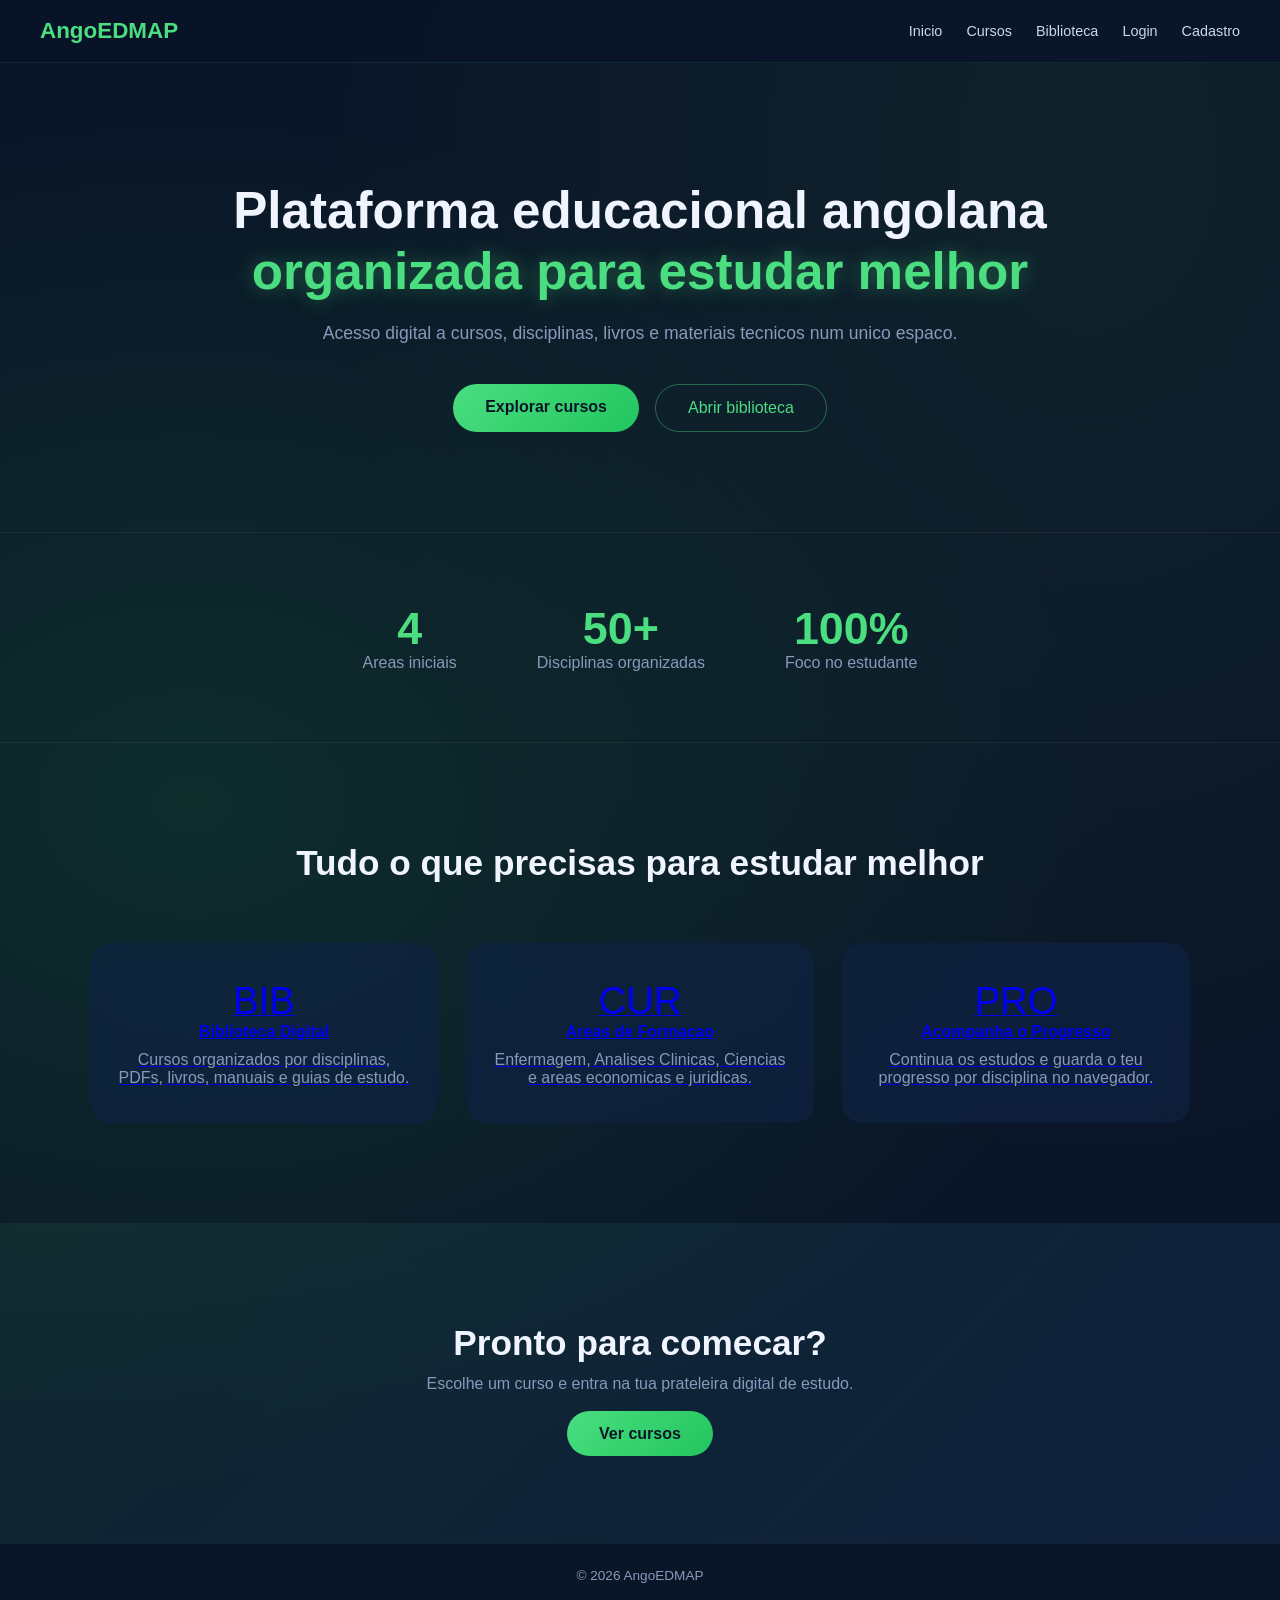
<file: plataforma_estudo/index.html>
<!DOCTYPE html>
<html lang="pt">
<head>
    <meta charset="utf-8">
    <meta name="viewport" content="width=device-width, initial-scale=1.0">
    <title>AngoEDMAP</title>
    <link rel="stylesheet" href="css/style.css">
</head>
<body>

<header>
    <h1>AngoEDMAP</h1>
    <nav>
        <a href="index.html">Inicio</a>
        <a href="cursos.html">Cursos</a>
        <a href="biblioteca.html">Biblioteca</a>
        <a href="login.html">Login</a>
        <a href="cadastro.html">Cadastro</a>
    </nav>
</header>

<main>
    <section class="hero">
        <h2>
            Plataforma educacional angolana<br>
            <span class="destaque">organizada para estudar melhor</span>
        </h2>
        <p>Acesso digital a cursos, disciplinas, livros e materiais tecnicos num unico espaco.</p>
        <div class="hero-buttons">
            <a href="cursos.html" class="btn-primario">Explorar cursos</a>
            <a href="biblioteca.html" class="btn-secundario">Abrir biblioteca</a>
        </div>
    </section>
</main>

<section id="numeros">
    <div class="num-item">
        <strong>4</strong>
        <span>Areas iniciais</span>
    </div>
    <div class="num-item">
        <strong>50+</strong>
        <span>Disciplinas organizadas</span>
    </div>
    <div class="num-item">
        <strong>100%</strong>
        <span>Foco no estudante</span>
    </div>
</section>

<section id="funcionalidades">
    <h3>Tudo o que precisas para estudar melhor</h3>
    <div class="grid-cards">
        <a href="biblioteca.html" class="card">
            <span class="icone">BIB</span>
            <h4>Biblioteca Digital</h4>
            <p>Cursos organizados por disciplinas, PDFs, livros, manuais e guias de estudo.</p>
        </a>
        <a href="cursos.html" class="card">
            <span class="icone">CUR</span>
            <h4>Areas de Formacao</h4>
            <p>Enfermagem, Analises Clinicas, Ciencias e areas economicas e juridicas.</p>
        </a>
        <a href="dashboard.html" class="card">
            <span class="icone">PRO</span>
            <h4>Acompanha o Progresso</h4>
            <p>Continua os estudos e guarda o teu progresso por disciplina no navegador.</p>
        </a>
    </div>
</section>

<section id="cta">
    <h3>Pronto para comecar?</h3>
    <p>Escolhe um curso e entra na tua prateleira digital de estudo.</p>
    <a href="cursos.html" class="btn-primario">Ver cursos</a>
</section>

<footer>
    <p class="footer-copy">© 2026 AngoEDMAP</p>
</footer>

<script src="js/layout.js"></script>
</body>
</html>
</file>
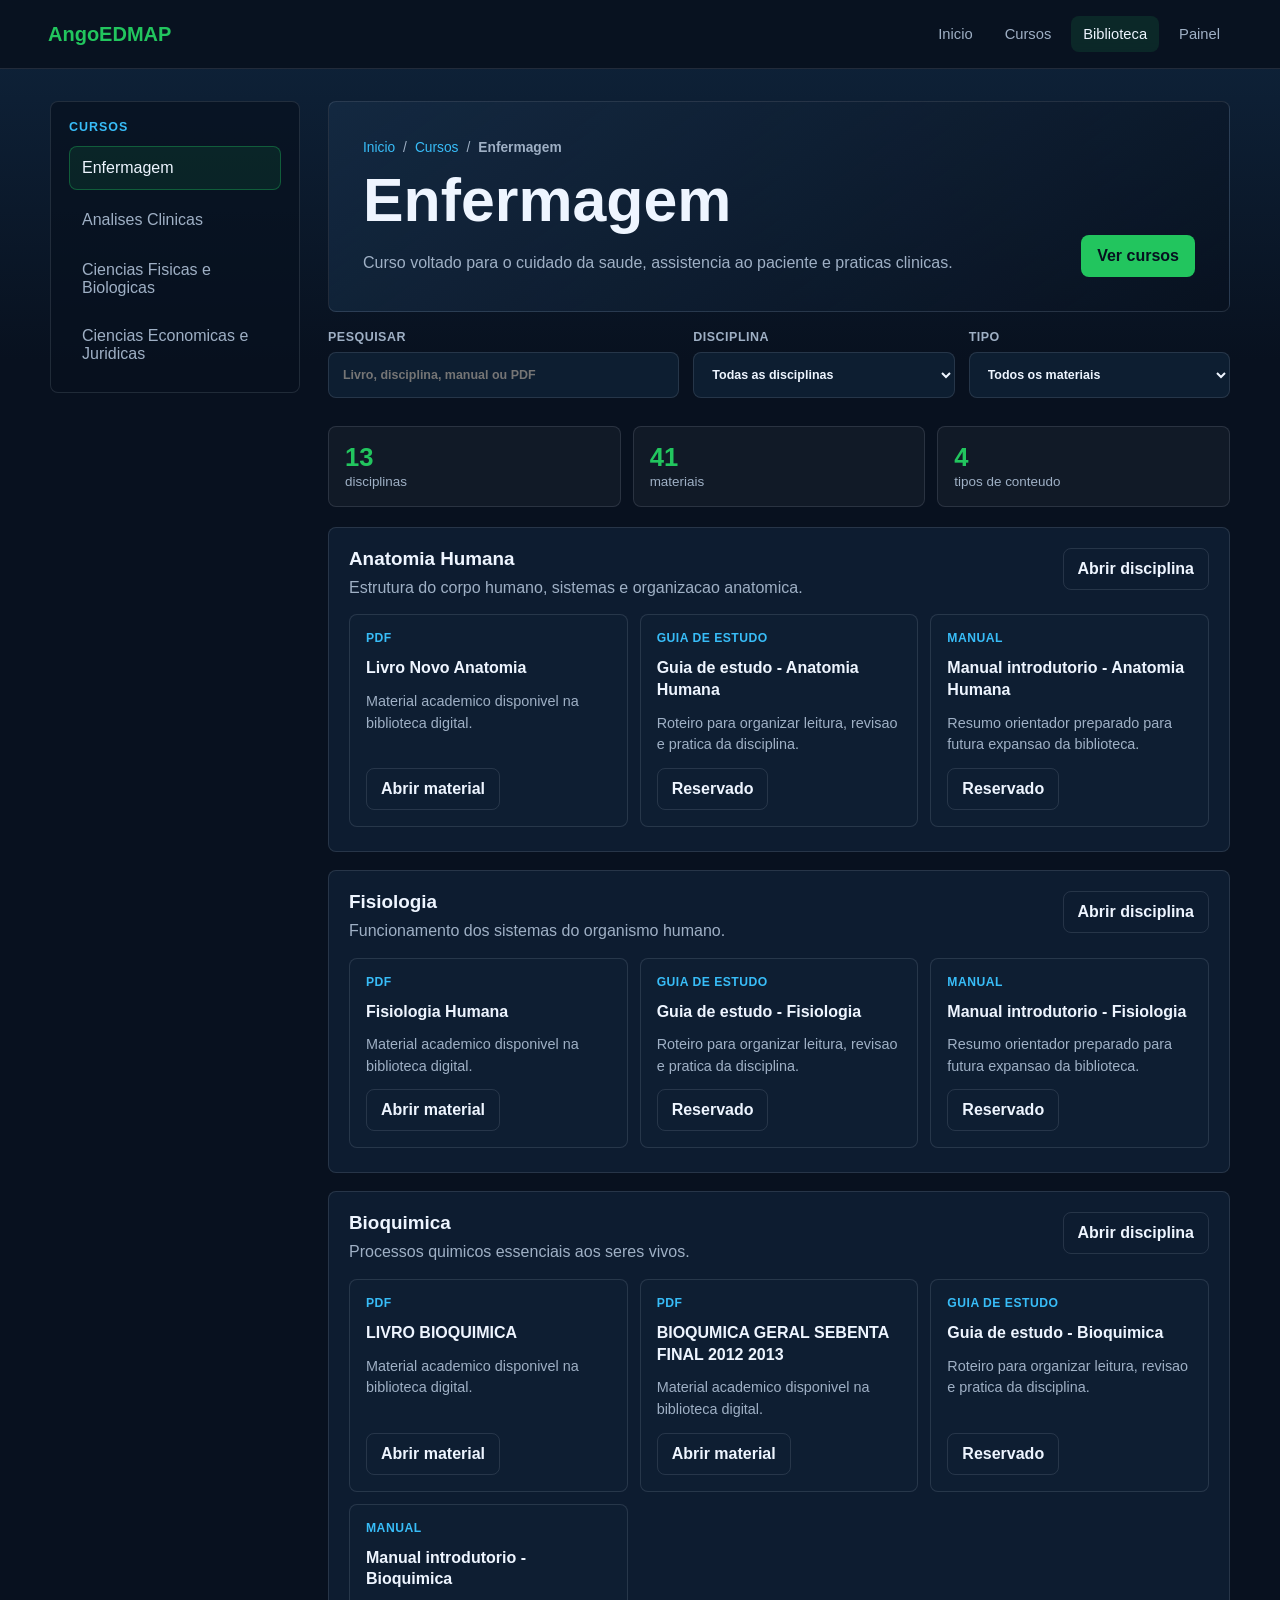
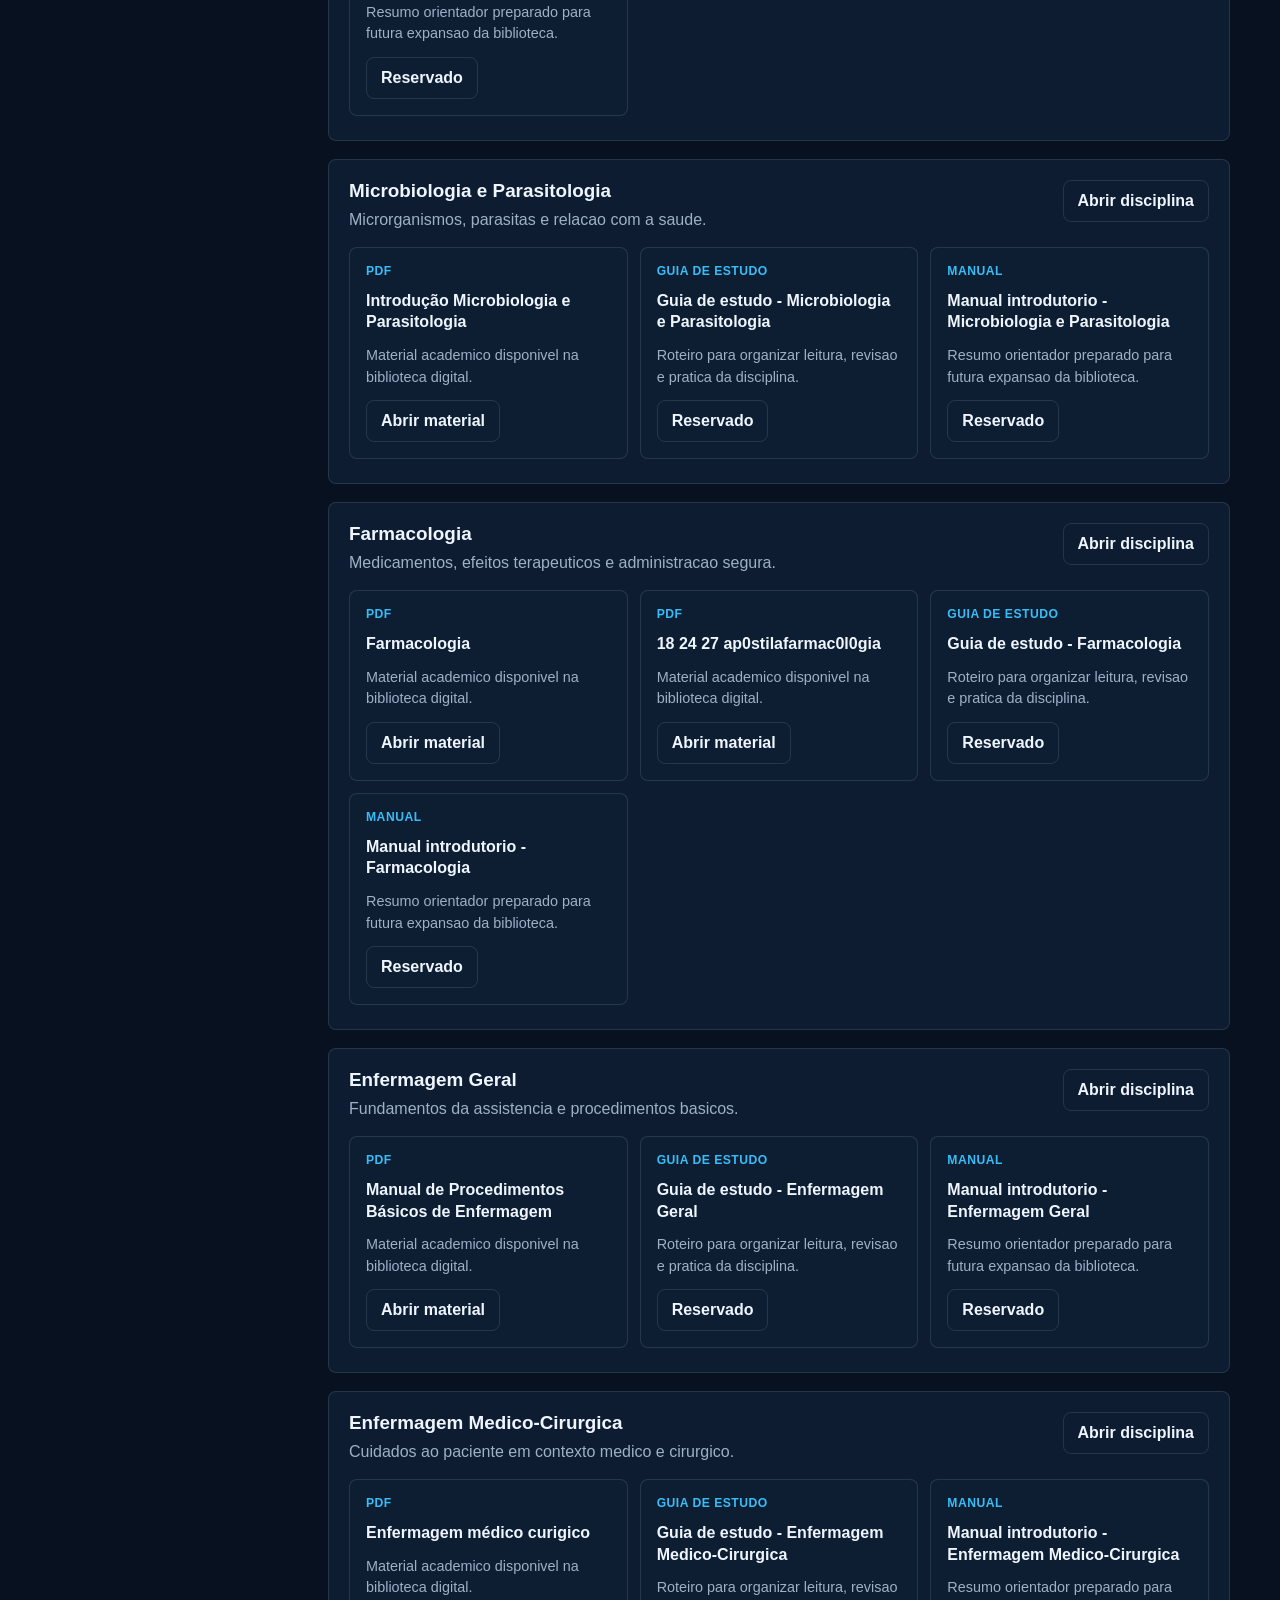
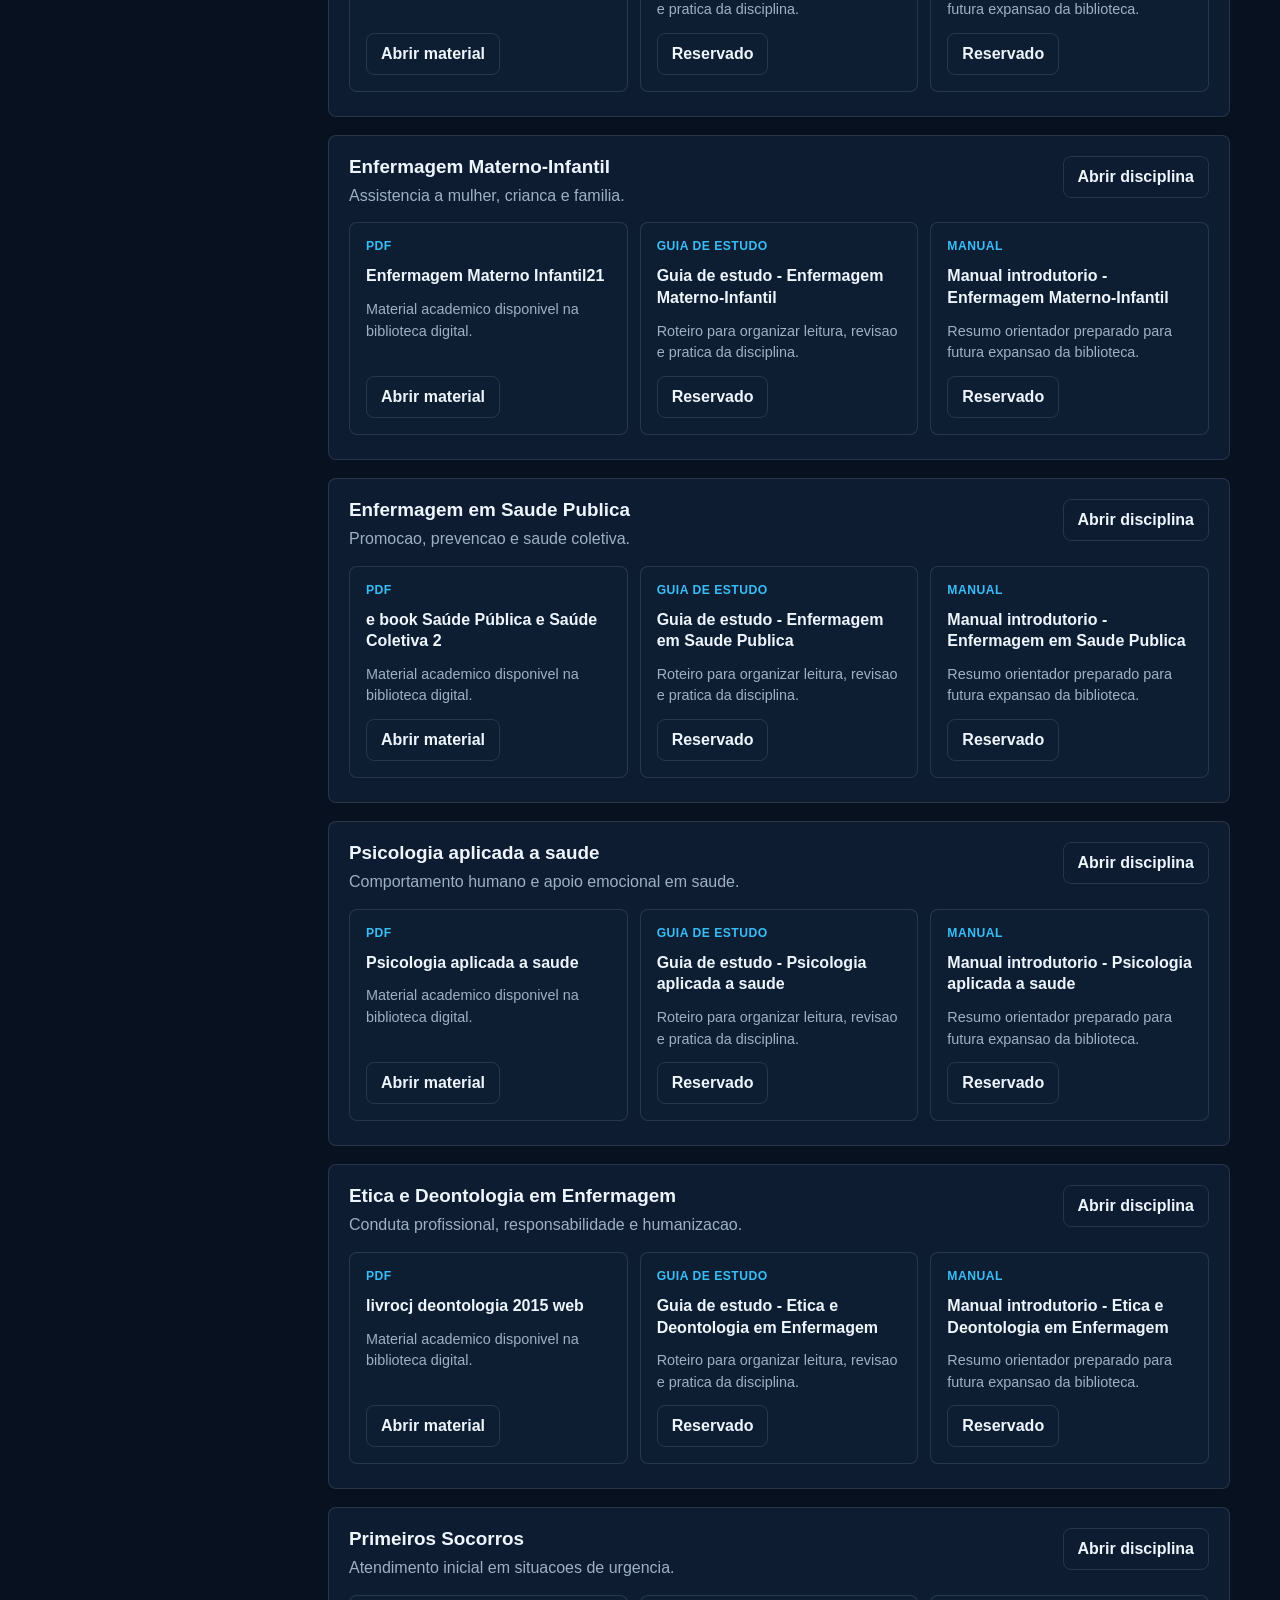
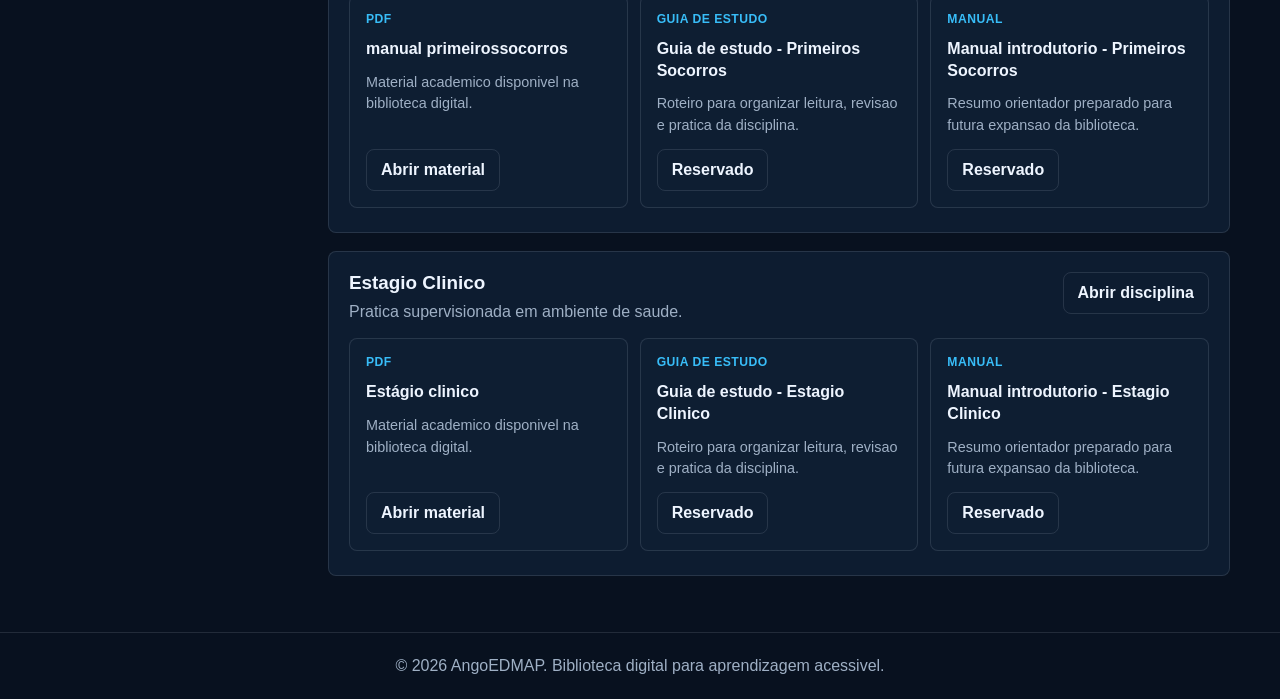
<file: plataforma_estudo/biblioteca.html>
<!DOCTYPE html>
<html lang="pt">
<head>
  <meta charset="utf-8">
  <meta name="viewport" content="width=device-width, initial-scale=1.0">
  <title>Biblioteca Digital - AngoEDMAP</title>
  <link rel="stylesheet" href="css/biblioteca.css">
</head>
<body data-page="biblioteca">
  <header class="site-header">
    <a class="brand" href="index.html">AngoEDMAP</a>
    <nav aria-label="Navegacao principal">
      <a href="index.html">Inicio</a>
      <a href="cursos.html">Cursos</a>
      <a href="biblioteca.html" class="active">Biblioteca</a>
      <a href="dashboard.html">Painel</a>
    </nav>
  </header>

  <main>
    <section class="library-shell">
      <aside class="library-sidebar" aria-label="Cursos disponiveis">
        <p class="eyebrow">Cursos</p>
        <div id="courseTabs" class="course-tabs"></div>
      </aside>

      <section class="library-content">
        <div class="library-top">
          <div>
            <p class="breadcrumb">
              <a href="index.html">Inicio</a>
              <span>/</span>
              <a href="cursos.html">Cursos</a>
              <span>/</span>
              <strong id="breadcrumbCourse">Biblioteca</strong>
            </p>
            <h1 id="libraryTitle">Biblioteca Digital</h1>
            <p id="libraryDescription">Materiais organizados por curso, disciplina e tipo de conteudo.</p>
          </div>
          <a id="openCourseButton" class="primary-button" href="cursos.html">Ver cursos</a>
        </div>

        <div class="filters">
          <label class="search-field">
            <span>Pesquisar</span>
            <input id="librarySearch" type="search" placeholder="Livro, disciplina, manual ou PDF">
          </label>
          <label class="select-field">
            <span>Disciplina</span>
            <select id="disciplineFilter">
              <option value="todas">Todas as disciplinas</option>
            </select>
          </label>
          <label class="select-field">
            <span>Tipo</span>
            <select id="typeFilter">
              <option value="todos">Todos os materiais</option>
              <option value="Livro digital">Livro digital</option>
              <option value="Manual">Manual</option>
              <option value="PDF">PDF</option>
              <option value="Guia de estudo">Guia de estudo</option>
            </select>
          </label>
        </div>

        <div class="stats-row" id="libraryStats"></div>
        <div class="discipline-shelves" id="disciplineShelves" aria-live="polite"></div>
      </section>
    </section>
  </main>

  <footer>
    <p>© 2026 AngoEDMAP. Biblioteca digital para aprendizagem acessivel.</p>
  </footer>

  <script src="js/biblioteca.js"></script>
</body>
</html>
</file>
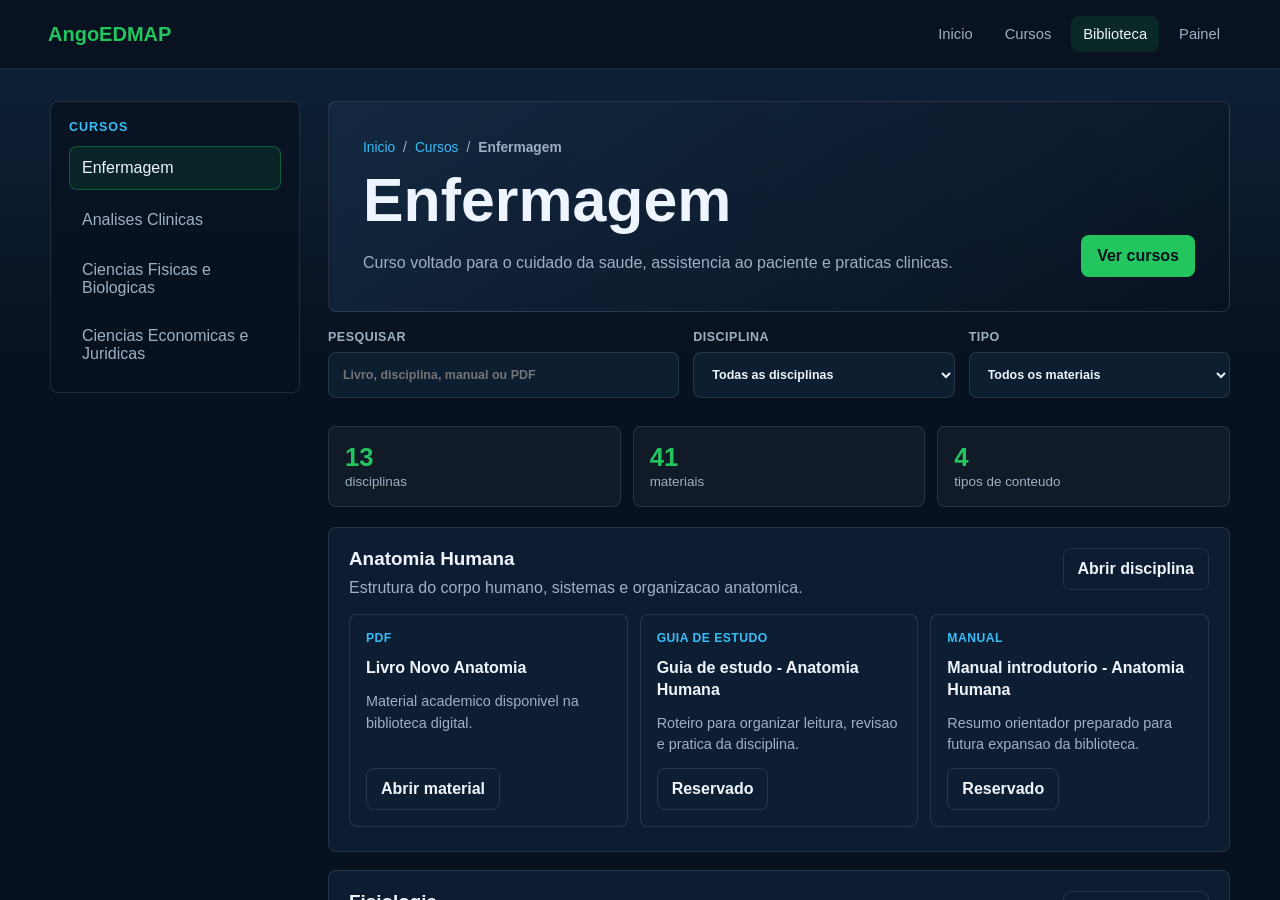
<file: plataforma_estudo/bliblioteca.html>
<!DOCTYPE html>
<html lang="pt">
<head>
  <meta charset="utf-8">
  <meta http-equiv="refresh" content="0; url=biblioteca.html">
  <meta name="viewport" content="width=device-width, initial-scale=1.0">
  <title>Redirecionando - AngoEDMAP</title>
</head>
<body>
  <p>A biblioteca mudou para <a href="biblioteca.html">biblioteca.html</a>.</p>
</body>
</html>
</file>
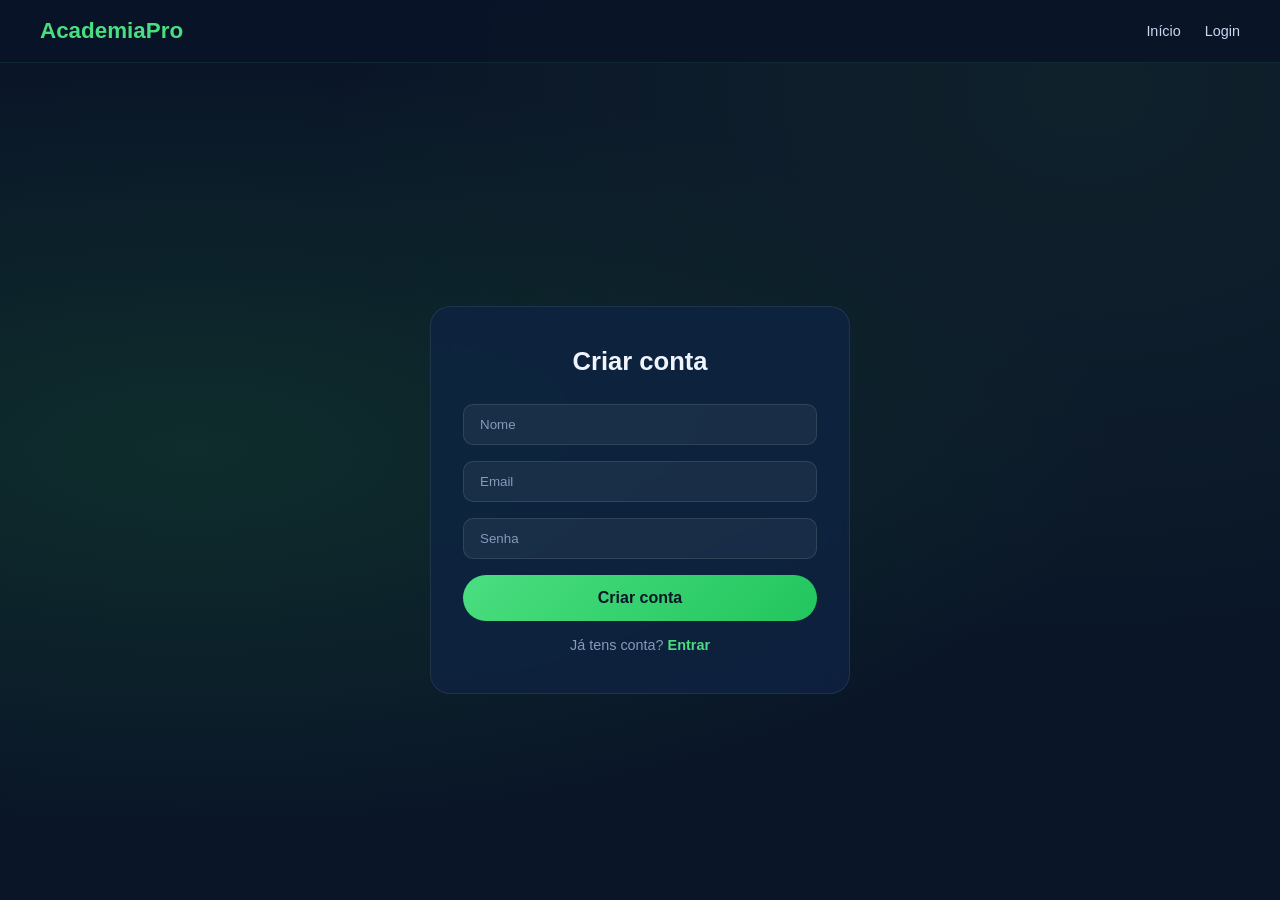
<file: plataforma_estudo/cadastro.html>
<!DOCTYPE html>
<html lang="pt">
<head>
  <meta charset="utf-8">
  <meta name="viewport" content="width=device-width, initial-scale=1.0">
  <title>Cadastro - AcademiaPro</title>
  <link rel="stylesheet" href="css/cadastro.css">
</head>

<body>

<header>
  <h1>AcademiaPro</h1>
  <nav>
    <a href="index.html">Início</a>
    <a href="login.html">Login</a>
  </nav>
</header>

<main class="pagina-form">
  <div class="caixa-form">
    <h2>Criar conta</h2>

    <p id="mensagem-erro" style="color:#f87171; display:none;">
      ⚠️ Este email já está registado.
    </p>

    <form id="formCadastro">
      <input type="text" name="nome" placeholder="Nome" required>
      <input type="email" name="email" placeholder="Email" required>
      <input type="password" name="senha" placeholder="Senha" required>

      <button type="submit">Criar conta</button>
    </form>

    <p style="margin-top:16px; text-align:center; color:#8899bb;">
      Já tens conta? <a href="login.html" style="color:#4ade80;">Entrar</a>
    </p>
  </div>
</main>

<script>
document.getElementById("formCadastro").addEventListener("submit", function(e) {
  e.preventDefault();

  const nome = this.nome.value;
  const email = this.email.value;
  const senha = this.senha.value;

  let utilizadores = JSON.parse(localStorage.getItem("utilizadores")) || [];

  // verificar se email já existe
  let existe = utilizadores.find(u => u.email === email);

  if (existe) {
    document.getElementById("mensagem-erro").style.display = "block";
    return;
  }

  // guardar novo utilizador
  utilizadores.push({ nome, email, senha });
  localStorage.setItem("utilizadores", JSON.stringify(utilizadores));

  // guardar flag de sucesso
  localStorage.setItem("cadastro_sucesso", "true");

  // redirecionar
  window.location.href = "login.html";
});
</script>

</body>
</html>
</file>
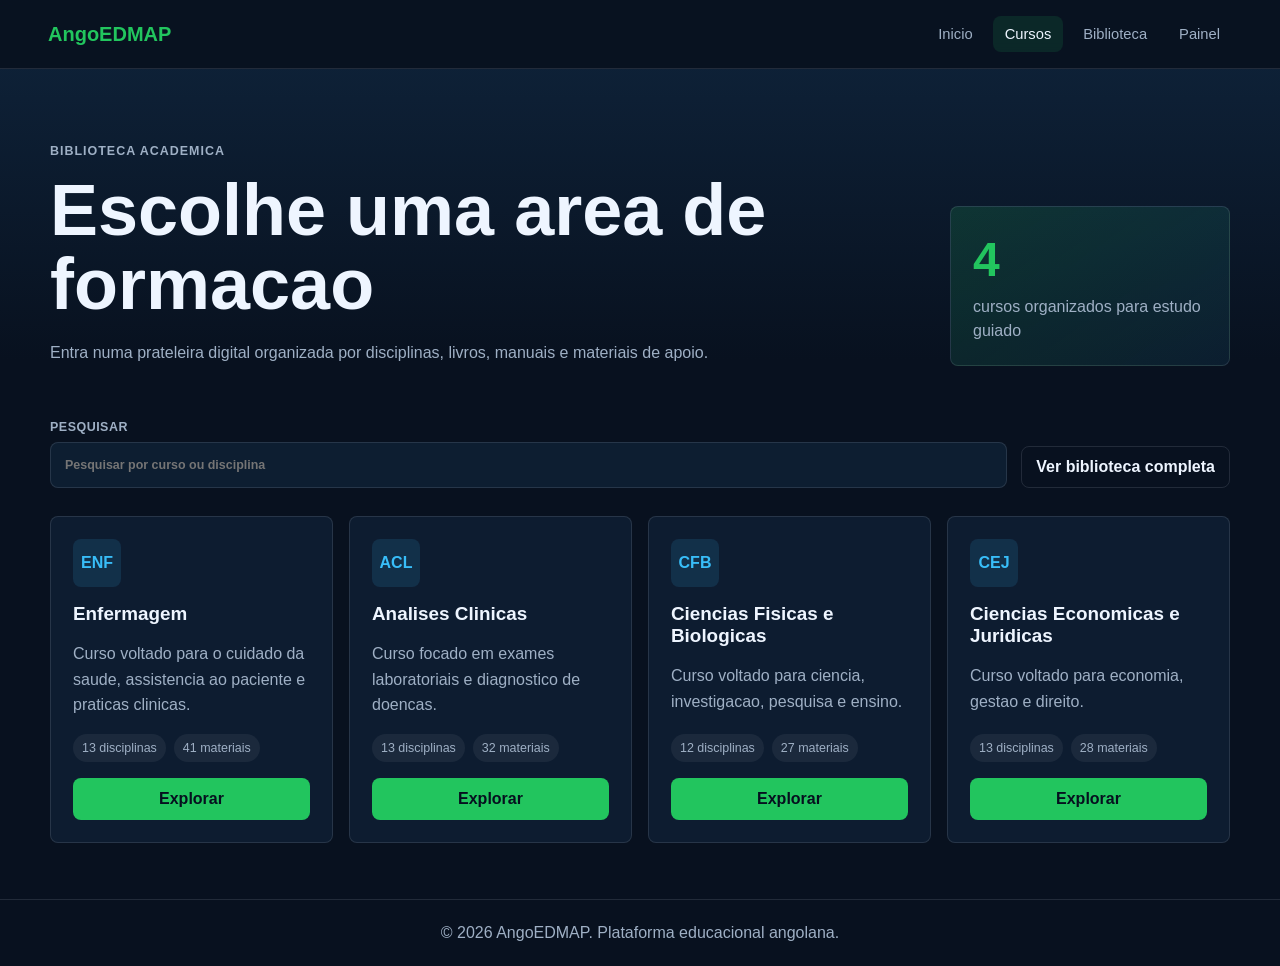
<file: plataforma_estudo/cursos.html>
<!DOCTYPE html>
<html lang="pt">
<head>
  <meta charset="utf-8">
  <meta name="viewport" content="width=device-width, initial-scale=1.0">
  <title>Cursos - AngoEDMAP</title>
  <link rel="stylesheet" href="css/biblioteca.css">
</head>
<body data-page="cursos">
  <header class="site-header">
    <a class="brand" href="index.html">AngoEDMAP</a>
    <nav aria-label="Navegacao principal">
      <a href="index.html">Inicio</a>
      <a href="cursos.html" class="active">Cursos</a>
      <a href="biblioteca.html">Biblioteca</a>
      <a href="dashboard.html">Painel</a>
    </nav>
  </header>

  <main>
    <section class="page-hero">
      <div>
        <p class="eyebrow">Biblioteca academica</p>
        <h1>Escolhe uma area de formacao</h1>
        <p>Entra numa prateleira digital organizada por disciplinas, livros, manuais e materiais de apoio.</p>
      </div>
      <div class="hero-panel">
        <strong id="totalCursos">4</strong>
        <span>cursos organizados para estudo guiado</span>
      </div>
    </section>

    <section class="toolbar" aria-label="Pesquisa de cursos">
      <label class="search-field">
        <span>Pesquisar</span>
        <input id="courseSearch" type="search" placeholder="Pesquisar por curso ou disciplina">
      </label>
      <a class="ghost-button" href="biblioteca.html">Ver biblioteca completa</a>
    </section>

    <section class="course-grid" id="coursesGrid" aria-live="polite"></section>
  </main>

  <footer>
    <p>© 2026 AngoEDMAP. Plataforma educacional angolana.</p>
  </footer>

  <script src="js/biblioteca.js"></script>
</body>
</html>
</file>
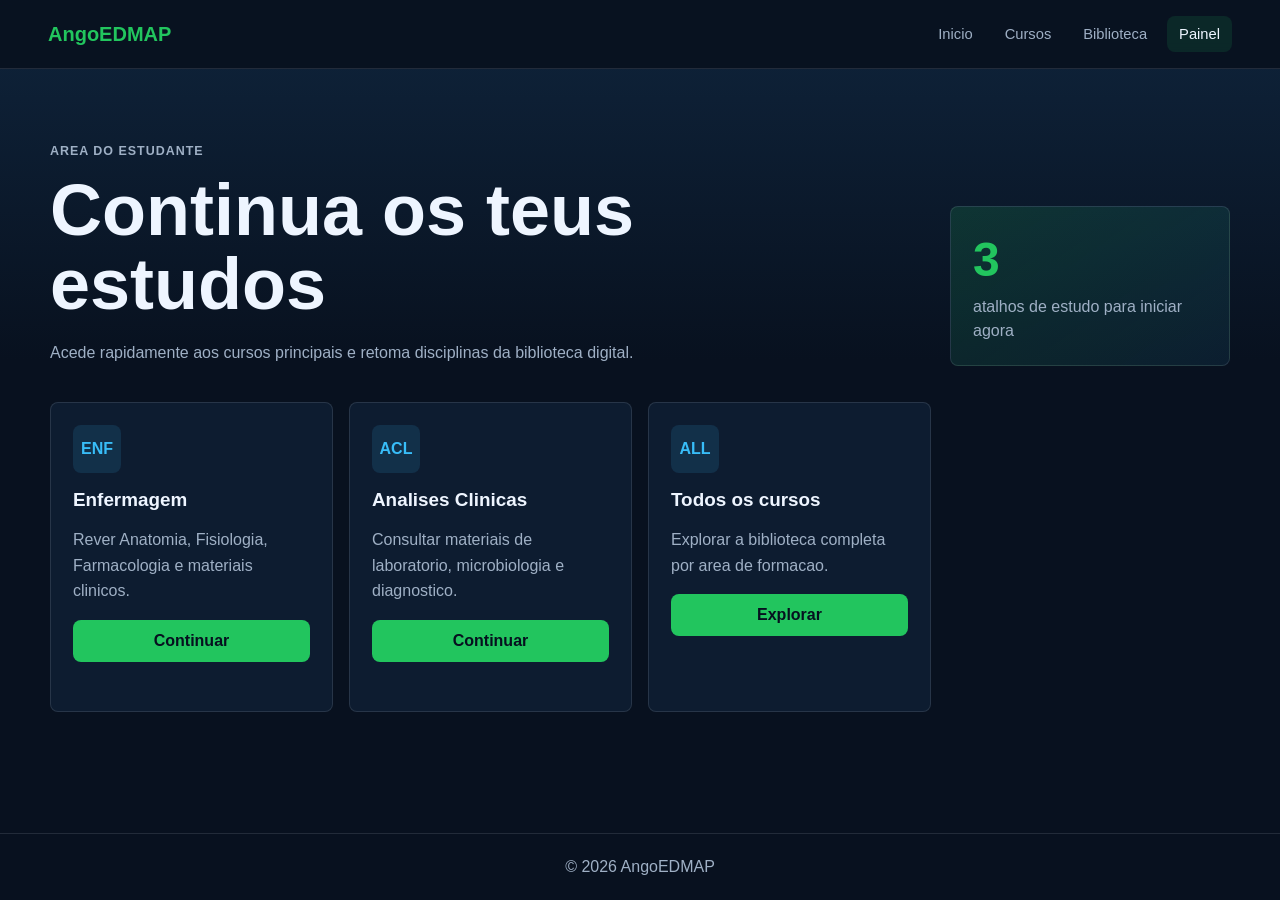
<file: plataforma_estudo/dashboard.html>
<!DOCTYPE html>
<html lang="pt">
<head>
  <meta charset="utf-8">
  <meta name="viewport" content="width=device-width, initial-scale=1.0">
  <title>Painel - AngoEDMAP</title>
  <link rel="stylesheet" href="css/biblioteca.css">
</head>
<body>
  <header class="site-header">
    <a class="brand" href="index.html">AngoEDMAP</a>
    <nav aria-label="Navegacao principal">
      <a href="index.html">Inicio</a>
      <a href="cursos.html">Cursos</a>
      <a href="biblioteca.html">Biblioteca</a>
      <a href="dashboard.html" class="active">Painel</a>
    </nav>
  </header>

  <main>
    <section class="page-hero">
      <div>
        <p class="eyebrow">Area do estudante</p>
        <h1>Continua os teus estudos</h1>
        <p>Acede rapidamente aos cursos principais e retoma disciplinas da biblioteca digital.</p>
      </div>
      <div class="hero-panel">
        <strong>3</strong>
        <span>atalhos de estudo para iniciar agora</span>
      </div>
    </section>

    <section class="course-grid">
      <a class="course-card" href="biblioteca.html?curso=enfermagem">
        <span class="course-icon">ENF</span>
        <h2>Enfermagem</h2>
        <p>Rever Anatomia, Fisiologia, Farmacologia e materiais clinicos.</p>
        <span class="card-action">Continuar</span>
      </a>
      <a class="course-card" href="biblioteca.html?curso=analises-clinicas">
        <span class="course-icon">ACL</span>
        <h2>Analises Clinicas</h2>
        <p>Consultar materiais de laboratorio, microbiologia e diagnostico.</p>
        <span class="card-action">Continuar</span>
      </a>
      <a class="course-card" href="cursos.html">
        <span class="course-icon">ALL</span>
        <h2>Todos os cursos</h2>
        <p>Explorar a biblioteca completa por area de formacao.</p>
        <span class="card-action">Explorar</span>
      </a>
    </section>
  </main>

  <footer>
    <p>© 2026 AngoEDMAP</p>
  </footer>
</body>
</html>
</file>
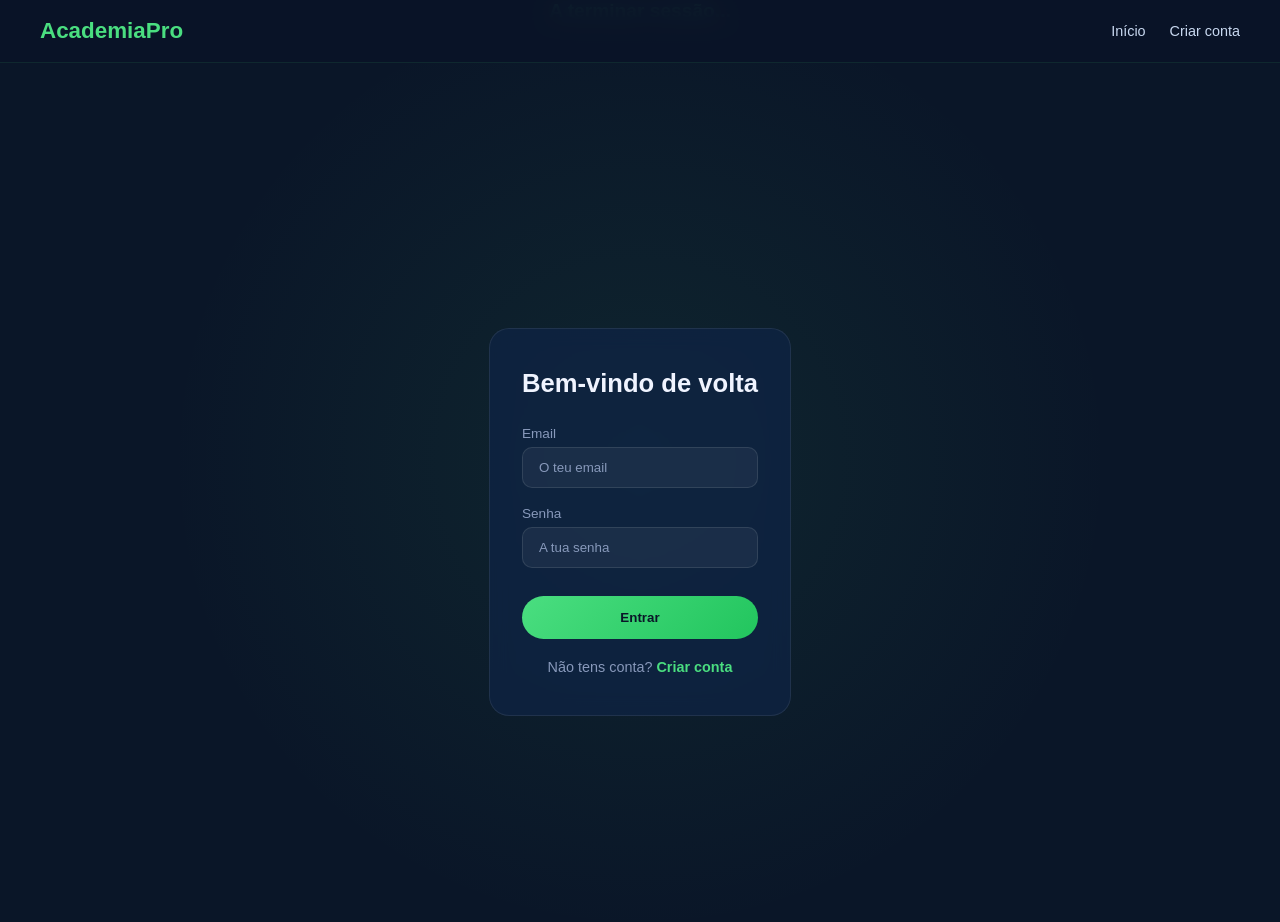
<file: plataforma_estudo/login.html>
<!DOCTYPE html>
<html lang="pt">
<head>

  <meta charset="utf-8">
  <meta name="viewport" content="width=device-width, initial-scale=1.0">
  <title>Login — AcademiaPro</title>
  <link rel="stylesheet" href="css/auth.css">
 
</head>
<body>

  <header>
    <h1>AcademiaPro</h1>
    <nav>
      <a href="index.html">Início</a>
      <a href="cadastro.html">Criar conta</a>
    </nav>
  </header>

  <main class="pagina-form">
    <div class="caixa-form">
      <h2>Bem-vindo de volta</h2>

      <!-- Mensagem de sucesso (ativa manualmente se quiseres) -->
      <!--
      <p style="color:#4ade80; margin-bottom:16px;">
        ✅ Conta criada com sucesso! Entra agora.
      </p>
      -->

      <!-- Mensagem de erro (exemplo) -->
      <!--
      <p style="color:#f87171; margin-bottom:16px;">
        ⚠️ Email ou senha incorretos.
      </p>
      -->

      <form action="#" method="POST">
        <div class="grupo-campo">
          <label>Email</label>
          <input 
            type="email" 
            name="email" 
            placeholder="O teu email" 
            required>
        </div>

        <div class="grupo-campo">
          <label>Senha</label>
          <input 
            type="password" 
            name="senha" 
            placeholder="A tua senha" 
            required>
        </div>

        <button type="submit" class="btn-primario btn-form">Entrar</button>
      </form>

      <p class="link-form">
        Não tens conta? <a href="cadastro.html">Criar conta</a>
      </p>
    </div>
  </main>

</body>
</html>
</file>
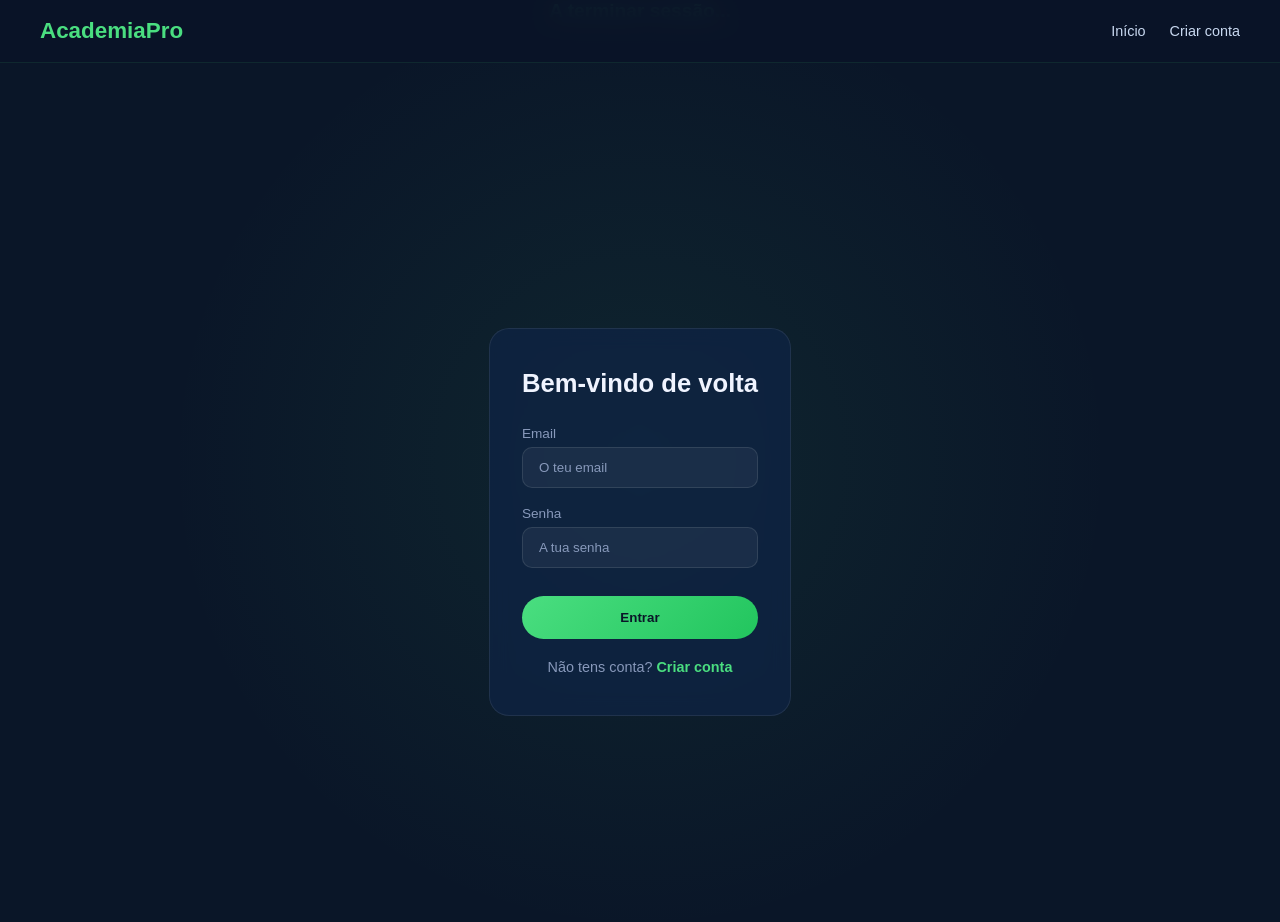
<file: plataforma_estudo/logout.html>
<!DOCTYPE html>
<html lang="pt">
<head>
  <meta charset="UTF-8">
  <title>A sair...</title>
  <link rel="stylesheet" href="css/auth.css">
</head>
<body>

<script>
// limpar dados de sessão simulada
localStorage.removeItem("utilizador_logado");

// opcional: limpar tudo (se quiser logout total)
// localStorage.clear();

// redirecionar para login
window.location.href = "login.html";
</script>

</body>
</html>
</file>
<file: plataforma_estudo/css/style.css>
/* =========================================
   RESET
========================================= */
* {
  margin: 0;
  padding: 0;
  box-sizing: border-box;
}

/* =========================================
   BODY
========================================= */
body {
  font-family: 'Segoe UI', sans-serif;
  background-color: #0a1628;
  background-image:
    radial-gradient(ellipse at 15% 50%, rgba(20, 80, 50, 0.4) 0%, transparent 60%),
    radial-gradient(ellipse at 85% 10%, rgba(100, 220, 100, 0.06) 0%, transparent 50%);
  color: #f0f4ff;
  min-height: 100vh;
  display: flex;
  flex-direction: column;
}

/* =========================================
   HEADER
========================================= */
header {
  position: fixed;
  top: 0;
  width: 100%;
  padding: 18px 40px;
  background: rgba(10, 20, 40, 0.9);
  backdrop-filter: blur(10px);
  border-bottom: 1px solid rgba(74, 222, 128, 0.1);

  display: flex;
  justify-content: space-between;
  align-items: center;
  z-index: 100;
}

header h1 {
  color: #4ade80;
  font-size: 1.4rem;
  font-weight: 800;
}

header nav {
  display: flex;
  gap: 24px;
}

header nav a {
  color: #c8d8f0;
  text-decoration: none;
  font-size: 0.9rem;
  transition: 0.3s;
}

header nav a:hover {
  color: #4ade80;
}

/* =========================================
   FOOTER
========================================= */
footer {
  margin-top: auto;
  text-align: center;
  padding: 24px;
  border-top: 1px solid rgba(255,255,255,0.06);
  color: #8899bb;
  font-size: 0.85rem;
}

/* =========================================
   BOTÕES
========================================= */
.btn-primario {
  background: linear-gradient(135deg, #4ade80, #22c55e);
  color: #0a1628;
  padding: 14px 32px;
  border-radius: 50px;
  font-weight: 800;
  text-decoration: none;
  transition: 0.3s;
}

.btn-primario:hover {
  transform: translateY(-3px);
  box-shadow: 0 15px 30px rgba(74,222,128,0.4);
}

.btn-secundario {
  border: 1px solid rgba(74,222,128,0.4);
  padding: 14px 32px;
  border-radius: 50px;
  color: #4ade80;
  text-decoration: none;
  transition: 0.3s;
}

.btn-secundario:hover {
  background: rgba(74,222,128,0.1);
}

/* =========================================
   HERO
========================================= */
.hero {
  text-align: center;
  padding: 180px 20px 100px;
  max-width: 900px;
  margin: 0 auto;
}

.hero h2 {
  font-size: 3.2rem;
  font-weight: 900;
  line-height: 1.2;
  margin-bottom: 20px;
}

.destaque {
  color: #4ade80;
  text-shadow: 0 0 20px rgba(74,222,128,0.4);
}

.hero p {
  color: #8899bb;
  font-size: 1.1rem;
  margin-bottom: 40px;
}

.hero-buttons {
  display: flex;
  justify-content: center;
  gap: 16px;
  flex-wrap: wrap;
}

/* =========================================
   NÚMEROS
========================================= */
#numeros {
  display: flex;
  justify-content: center;
  gap: 80px;
  padding: 70px 20px;
  border-top: 1px solid rgba(255,255,255,0.06);
  border-bottom: 1px solid rgba(255,255,255,0.06);
  flex-wrap: wrap;
}

.num-item {
  text-align: center;
  transition: 0.3s;
}

.num-item:hover {
  transform: translateY(-5px);
}

.num-item strong {
  font-size: 2.8rem;
  color: #4ade80;
  display: block;
}

.num-item span {
  color: #8899bb;
}

/* =========================================
   FUNCIONALIDADES
========================================= */
#funcionalidades {
  padding: 100px 40px;
  text-align: center;
}

#funcionalidades h3 {
  font-size: 2.2rem;
  margin-bottom: 60px;
}

/* GRID */
.grid-cards {
  display: grid;
  grid-template-columns: repeat(auto-fit, minmax(260px, 1fr));
  gap: 28px;
  max-width: 1100px;
  margin: 0 auto;
}

/* CARDS */
.card {
  background: rgba(15, 36, 71, 0.6);
  border-radius: 20px;
  padding: 36px 26px;
  transition: 0.3s;
  backdrop-filter: blur(10px);
}

.card:hover {
  transform: translateY(-8px);
  box-shadow: 0 20px 40px rgba(0,0,0,0.4);
}

.card .icone {
  font-size: 2.4rem;
  margin-bottom: 16px;
}

.card h4 {
  margin-bottom: 10px;
}

.card p {
  color: #8899bb;
}

/* =========================================
   CTA
========================================= */
#cta {
  text-align: center;
  padding: 100px 20px;
  background: linear-gradient(135deg, rgba(74,222,128,0.08), rgba(26,58,110,0.3));
}

#cta h3 {
  font-size: 2.2rem;
  margin-bottom: 12px;
}

#cta p {
  color: #8899bb;
  margin-bottom: 32px;
}

/* =========================================
   RESPONSIVO
========================================= */
@media (max-width: 768px) {

  header {
    flex-direction: column;
    gap: 10px;
  }

  .hero h2 {
    font-size: 2.2rem;
  }

  #numeros {
    gap: 40px;
  }

  #funcionalidades {
    padding: 60px 20px;
  }
}
</file>
<file: plataforma_estudo/css/biblioteca.css>
:root {
  --bg: #08111f;
  --surface: #0f2034;
  --surface-2: #142941;
  --line: rgba(221, 230, 242, 0.12);
  --text: #eef5ff;
  --muted: #9fb0c5;
  --accent: #22c55e;
  --accent-2: #38bdf8;
  --warning: #f59e0b;
  --radius: 8px;
}

* {
  box-sizing: border-box;
  margin: 0;
  padding: 0;
}

body {
  min-height: 100vh;
  display: flex;
  flex-direction: column;
  background:
    linear-gradient(180deg, rgba(16, 39, 64, 0.88), var(--bg) 360px),
    var(--bg);
  color: var(--text);
  font-family: "Segoe UI", Arial, sans-serif;
}

a {
  color: inherit;
  text-decoration: none;
}

button,
input,
select {
  font: inherit;
}

.site-header {
  position: sticky;
  top: 0;
  z-index: 10;
  display: flex;
  align-items: center;
  justify-content: space-between;
  gap: 24px;
  padding: 16px clamp(18px, 4vw, 48px);
  background: rgba(8, 17, 31, 0.9);
  border-bottom: 1px solid var(--line);
  backdrop-filter: blur(14px);
}

.brand {
  color: var(--accent);
  font-size: 1.25rem;
  font-weight: 800;
  letter-spacing: 0;
}

.site-header nav {
  display: flex;
  align-items: center;
  gap: 8px;
  flex-wrap: wrap;
}

.site-header nav a {
  min-height: 36px;
  display: inline-flex;
  align-items: center;
  padding: 8px 12px;
  border-radius: var(--radius);
  color: var(--muted);
  font-size: 0.92rem;
}

.site-header nav a:hover,
.site-header nav a.active {
  background: rgba(34, 197, 94, 0.12);
  color: var(--text);
}

main {
  width: min(1180px, calc(100% - 32px));
  margin: 0 auto;
  flex: 1;
}

.page-hero {
  min-height: 320px;
  display: grid;
  grid-template-columns: minmax(0, 1fr) 280px;
  gap: 32px;
  align-items: end;
  padding: 72px 0 36px;
}

.eyebrow {
  color: var(--accent-2);
  font-size: 0.78rem;
  font-weight: 800;
  letter-spacing: 0.08em;
  text-transform: uppercase;
  margin-bottom: 12px;
}

h1 {
  max-width: 760px;
  font-size: clamp(2.1rem, 6vw, 4.5rem);
  line-height: 1.02;
  margin-bottom: 18px;
}

.page-hero p,
.library-top p {
  max-width: 690px;
  color: var(--muted);
  line-height: 1.7;
}

.hero-panel {
  min-height: 160px;
  display: grid;
  align-content: end;
  gap: 8px;
  padding: 22px;
  border: 1px solid var(--line);
  border-radius: var(--radius);
  background: linear-gradient(145deg, rgba(34, 197, 94, 0.16), rgba(56, 189, 248, 0.08));
}

.hero-panel strong {
  color: var(--accent);
  font-size: 3rem;
}

.hero-panel span {
  color: var(--muted);
  line-height: 1.5;
}

.toolbar,
.filters {
  display: flex;
  align-items: end;
  gap: 14px;
  flex-wrap: wrap;
  margin: 18px 0 28px;
}

.search-field,
.select-field {
  display: grid;
  gap: 8px;
  color: var(--muted);
  font-size: 0.78rem;
  font-weight: 700;
  text-transform: uppercase;
  letter-spacing: 0.04em;
}

.search-field {
  flex: 1 1 300px;
}

.select-field {
  flex: 1 1 210px;
}

input,
select {
  width: 100%;
  min-height: 46px;
  border: 1px solid var(--line);
  border-radius: var(--radius);
  background: rgba(15, 32, 52, 0.92);
  color: var(--text);
  padding: 0 14px;
  outline: none;
}

input:focus,
select:focus {
  border-color: rgba(56, 189, 248, 0.72);
  box-shadow: 0 0 0 3px rgba(56, 189, 248, 0.14);
}

.primary-button,
.ghost-button,
.material-action,
.course-card .card-action {
  min-height: 42px;
  display: inline-flex;
  align-items: center;
  justify-content: center;
  border-radius: var(--radius);
  font-weight: 800;
  transition: transform 0.2s ease, border-color 0.2s ease, background 0.2s ease;
}

.primary-button,
.course-card .card-action {
  background: var(--accent);
  color: #06101f;
  padding: 10px 16px;
}

.ghost-button,
.material-action {
  border: 1px solid var(--line);
  color: var(--text);
  padding: 10px 14px;
}

.primary-button:hover,
.ghost-button:hover,
.material-action:hover,
.course-card:hover .card-action {
  transform: translateY(-2px);
}

.ghost-button:hover,
.material-action:hover {
  border-color: rgba(34, 197, 94, 0.5);
}

.course-grid {
  display: grid;
  grid-template-columns: repeat(4, minmax(0, 1fr));
  gap: 16px;
  padding-bottom: 56px;
}

.course-card,
.shelf,
.material-card,
.summary-card,
.progress-card {
  border: 1px solid var(--line);
  border-radius: var(--radius);
  background: rgba(15, 32, 52, 0.84);
}

.course-card {
  min-height: 310px;
  display: flex;
  flex-direction: column;
  gap: 16px;
  padding: 22px;
}

.course-card:hover {
  border-color: rgba(34, 197, 94, 0.45);
  background: rgba(20, 41, 65, 0.95);
}

.course-icon {
  width: 48px;
  height: 48px;
  display: grid;
  place-items: center;
  border-radius: var(--radius);
  background: rgba(56, 189, 248, 0.12);
  color: var(--accent-2);
  font-weight: 900;
}

.course-card h2,
.shelf h2 {
  font-size: 1.18rem;
}

.course-card p {
  color: var(--muted);
  line-height: 1.6;
}

.course-meta {
  display: flex;
  gap: 8px;
  flex-wrap: wrap;
  margin-top: auto;
}

.pill {
  display: inline-flex;
  align-items: center;
  min-height: 28px;
  padding: 5px 9px;
  border-radius: 999px;
  background: rgba(255, 255, 255, 0.06);
  color: var(--muted);
  font-size: 0.78rem;
}

.library-shell {
  display: grid;
  grid-template-columns: 250px minmax(0, 1fr);
  gap: 28px;
  padding: 32px 0 56px;
}

.library-sidebar {
  position: sticky;
  top: 82px;
  align-self: start;
  padding: 18px;
  border: 1px solid var(--line);
  border-radius: var(--radius);
  background: rgba(8, 17, 31, 0.72);
}

.course-tabs {
  display: grid;
  gap: 8px;
}

.course-tab {
  width: 100%;
  min-height: 44px;
  border: 1px solid transparent;
  border-radius: var(--radius);
  background: transparent;
  color: var(--muted);
  text-align: left;
  padding: 10px 12px;
  cursor: pointer;
}

.course-tab:hover,
.course-tab.active {
  border-color: rgba(34, 197, 94, 0.35);
  background: rgba(34, 197, 94, 0.1);
  color: var(--text);
}

.library-content {
  min-width: 0;
}

.library-top {
  display: flex;
  justify-content: space-between;
  gap: 20px;
  align-items: end;
  padding: 34px;
  border: 1px solid var(--line);
  border-radius: var(--radius);
  background: linear-gradient(145deg, rgba(20, 41, 65, 0.96), rgba(8, 17, 31, 0.72));
}

.breadcrumb {
  display: flex;
  gap: 8px;
  flex-wrap: wrap;
  margin-bottom: 10px;
  font-size: 0.86rem;
}

.breadcrumb a {
  color: var(--accent-2);
}

.library-top h1 {
  font-size: clamp(2rem, 5vw, 3.8rem);
}

.stats-row {
  display: grid;
  grid-template-columns: repeat(3, minmax(0, 1fr));
  gap: 12px;
  margin-bottom: 20px;
}

.stat {
  padding: 16px;
  border: 1px solid var(--line);
  border-radius: var(--radius);
  background: rgba(255, 255, 255, 0.04);
}

.stat strong {
  display: block;
  color: var(--accent);
  font-size: 1.6rem;
}

.stat span {
  color: var(--muted);
  font-size: 0.84rem;
}

.discipline-shelves {
  display: grid;
  gap: 18px;
}

.shelf {
  padding: 20px;
}

.shelf-header {
  display: flex;
  justify-content: space-between;
  gap: 16px;
  align-items: start;
  margin-bottom: 14px;
}

.shelf-header p {
  color: var(--muted);
  line-height: 1.55;
  margin-top: 6px;
}

.material-row {
  display: grid;
  grid-template-columns: repeat(3, minmax(220px, 1fr));
  gap: 12px;
  overflow-x: auto;
  padding-bottom: 4px;
}

.material-card {
  min-height: 176px;
  display: flex;
  flex-direction: column;
  gap: 12px;
  padding: 16px;
}

.material-card h3 {
  font-size: 1rem;
  line-height: 1.35;
}

.material-card p {
  color: var(--muted);
  line-height: 1.5;
  font-size: 0.9rem;
}

.material-type {
  width: max-content;
  color: var(--accent-2);
  font-size: 0.76rem;
  font-weight: 800;
  text-transform: uppercase;
  letter-spacing: 0.04em;
}

.material-card footer {
  margin-top: auto;
  padding: 0;
  border: 0;
  text-align: left;
}

.empty-state {
  padding: 34px;
  border: 1px dashed rgba(159, 176, 197, 0.38);
  border-radius: var(--radius);
  color: var(--muted);
  text-align: center;
}

.discipline-page {
  padding: 40px 0 58px;
}

.discipline-layout {
  display: grid;
  grid-template-columns: minmax(0, 1fr) 310px;
  gap: 22px;
}

.discipline-hero {
  padding: 34px;
  border: 1px solid var(--line);
  border-radius: var(--radius);
  background: linear-gradient(145deg, rgba(20, 41, 65, 0.96), rgba(8, 17, 31, 0.75));
  margin-bottom: 18px;
}

.discipline-hero h1 {
  font-size: clamp(2rem, 5vw, 3.6rem);
}

.summary-card,
.progress-card {
  padding: 20px;
  margin-bottom: 16px;
}

.summary-card h2,
.progress-card h2 {
  font-size: 1.1rem;
  margin-bottom: 12px;
}

.summary-card p,
.summary-card li,
.progress-card p {
  color: var(--muted);
  line-height: 1.7;
}

.summary-card ul {
  padding-left: 18px;
}

.progress-track {
  height: 10px;
  border-radius: 999px;
  background: rgba(255, 255, 255, 0.08);
  overflow: hidden;
  margin: 12px 0;
}

.progress-fill {
  height: 100%;
  width: 0;
  background: linear-gradient(90deg, var(--accent), var(--accent-2));
}

.progress-buttons {
  display: grid;
  grid-template-columns: repeat(4, 1fr);
  gap: 8px;
}

.progress-buttons button {
  min-height: 38px;
  border: 1px solid var(--line);
  border-radius: var(--radius);
  background: rgba(255, 255, 255, 0.04);
  color: var(--text);
  cursor: pointer;
}

.progress-buttons button:hover {
  border-color: rgba(34, 197, 94, 0.45);
}

body > footer {
  margin-top: auto;
  padding: 24px;
  border-top: 1px solid var(--line);
  color: var(--muted);
  text-align: center;
}

@media (max-width: 980px) {
  .page-hero,
  .library-shell,
  .discipline-layout {
    grid-template-columns: 1fr;
  }

  .library-sidebar {
    position: static;
  }

  .course-tabs {
    grid-template-columns: repeat(2, minmax(0, 1fr));
  }

  .course-grid {
    grid-template-columns: repeat(2, minmax(0, 1fr));
  }

  .library-top {
    align-items: stretch;
    flex-direction: column;
  }

  .material-row {
    grid-template-columns: repeat(2, minmax(220px, 1fr));
  }
}

@media (max-width: 640px) {
  main {
    width: min(100% - 24px, 1180px);
  }

  .site-header {
    align-items: flex-start;
    flex-direction: column;
  }

  .site-header nav {
    width: 100%;
  }

  .site-header nav a {
    flex: 1 1 auto;
    justify-content: center;
  }

  .page-hero {
    min-height: auto;
    padding-top: 44px;
  }

  .course-grid,
  .course-tabs,
  .stats-row,
  .material-row {
    grid-template-columns: 1fr;
  }

  .library-top,
  .discipline-hero {
    padding: 22px;
  }

  .progress-buttons {
    grid-template-columns: repeat(2, 1fr);
  }
}
</file>
<file: plataforma_estudo/css/cadastro.css>
/* =========================================
   RESET
========================================= */
* {
  margin: 0;
  padding: 0;
  box-sizing: border-box;
}

/* =========================================
   BODY
========================================= */
body {
  font-family: 'Segoe UI', sans-serif;
  background-color: #0a1628;
  background-image:
    radial-gradient(ellipse at 15% 50%, rgba(20, 80, 50, 0.4) 0%, transparent 60%),
    radial-gradient(ellipse at 85% 10%, rgba(100, 220, 100, 0.06) 0%, transparent 50%);
  color: #f0f4ff;
  min-height: 100vh;
  display: flex;
  flex-direction: column;
}

/* =========================================
   HEADER
========================================= */
header {
  position: fixed;
  top: 0;
  left: 0;
  right: 0;

  display: flex;
  justify-content: space-between;
  align-items: center;

  padding: 18px 40px;
  background: rgba(10, 20, 40, 0.92);
  backdrop-filter: blur(12px);
  border-bottom: 1px solid rgba(74, 222, 128, 0.1);
  z-index: 100;
}

header h1 {
  font-size: 1.4rem;
  font-weight: 800;
  color: #4ade80;
}

header nav {
  display: flex;
  gap: 24px;
}

header nav a {
  text-decoration: none;
  color: #c8d8f0;
  font-size: 0.9rem;
  transition: 0.3s;
}

header nav a:hover {
  color: #4ade80;
}

/* =========================================
   FORM LAYOUT
========================================= */
.pagina-form {
  display: flex;
  justify-content: center;
  align-items: center;

  min-height: 100vh;
  padding-top: 100px; /* espaço do header */
}

/* CAIXA DO FORMULÁRIO */
.caixa-form {
  width: 100%;
  max-width: 420px;

  background: rgba(15, 36, 71, 0.7);
  border: 1px solid rgba(255,255,255,0.08);
  border-radius: 20px;

  padding: 40px 32px;
  backdrop-filter: blur(10px);
}

/* TÍTULO */
.caixa-form h2 {
  text-align: center;
  margin-bottom: 28px;
  font-size: 1.6rem;
  font-weight: 800;
}

/* =========================================
   INPUTS
========================================= */
form input {
  width: 100%;
  padding: 12px 16px;
  margin-bottom: 16px;

  border-radius: 10px;
  border: 1px solid rgba(255,255,255,0.1);

  background: rgba(255,255,255,0.05);
  color: #f0f4ff;

  outline: none;
  transition: 0.3s;
}

form input:focus {
  border-color: #4ade80;
  box-shadow: 0 0 10px rgba(74, 222, 128, 0.2);
}

form input::placeholder {
  color: #8899bb;
}

/* =========================================
   BOTÃO
========================================= */
form button {
  width: 100%;
  padding: 14px;

  border: none;
  border-radius: 50px;

  background: linear-gradient(135deg, #4ade80, #22c55e);
  color: #0a1628;

  font-weight: 800;
  font-size: 1rem;

  cursor: pointer;
  transition: 0.3s;
}

form button:hover {
  transform: translateY(-2px);
  box-shadow: 0 15px 30px rgba(74, 222, 128, 0.3);
}

/* =========================================
   LINK LOGIN
========================================= */
.caixa-form p {
  font-size: 0.9rem;
}

.caixa-form a {
  color: #4ade80;
  text-decoration: none;
  font-weight: 600;
}

.caixa-form a:hover {
  text-decoration: underline;
}

/* =========================================
   ERRO
========================================= */
#mensagem-erro {
  margin-bottom: 16px;
  font-size: 0.9rem;
  text-align: center;
}

/* =========================================
   RESPONSIVO
========================================= */
@media (max-width: 500px) {
  .caixa-form {
    margin: 0 16px;
    padding: 28px 20px;
  }

  header {
    flex-direction: column;
    gap: 10px;
    text-align: center;
  }
}
</file>
<file: plataforma_estudo/css/auth.css>
/* =========================================
   RESET
========================================= */
* {
  margin: 0;
  padding: 0;
  box-sizing: border-box;
}

/* =========================================
   BODY
========================================= */
body {
  font-family: 'Segoe UI', sans-serif;
  background-color: #0a1628;
  background-image:
    radial-gradient(ellipse at 15% 50%, rgba(20, 80, 50, 0.4) 0%, transparent 60%),
    radial-gradient(ellipse at 85% 10%, rgba(100, 220, 100, 0.06) 0%, transparent 50%);
  color: #f0f4ff;
  min-height: 100vh;
  display: flex;
  flex-direction: column;
}

/* =========================================
   HEADER
========================================= */
header {
  position: fixed;
  top: 0;
  left: 0;
  right: 0;

  display: flex;
  justify-content: space-between;
  align-items: center;

  padding: 18px 40px;
  background: rgba(10, 20, 40, 0.92);
  backdrop-filter: blur(12px);
  border-bottom: 1px solid rgba(74, 222, 128, 0.1);
  z-index: 100;
}

header h1 {
  color: #4ade80;
  font-size: 1.4rem;
  font-weight: 800;
}

header nav {
  display: flex;
  gap: 24px;
}

header nav a {
  text-decoration: none;
  color: #c8d8f0;
  font-size: 0.9rem;
  transition: 0.3s;
}

header nav a:hover {
  color: #4ade80;
}

/* =========================================
   FORM
========================================= */
.pagina-form {
  display: flex;
  justify-content: center;
  align-items: center;
  min-height: 100vh;
  padding-top: 100px;
}

.caixa-form {
  width: 100%;
  max-width: 420px;

  background: rgba(15, 36, 71, 0.7);
  border: 1px solid rgba(255,255,255,0.08);
  border-radius: 20px;

  padding: 40px 32px;
  backdrop-filter: blur(10px);
}

.caixa-form h2 {
  text-align: center;
  margin-bottom: 28px;
  font-size: 1.6rem;
  font-weight: 800;
}

/* =========================================
   CAMPOS
========================================= */
.grupo-campo {
  margin-bottom: 18px;
}

.grupo-campo label {
  display: block;
  font-size: 0.85rem;
  color: #8899bb;
  margin-bottom: 6px;
}

input {
  width: 100%;
  padding: 12px 16px;

  border-radius: 10px;
  border: 1px solid rgba(255,255,255,0.1);

  background: rgba(255,255,255,0.05);
  color: #f0f4ff;

  outline: none;
  transition: 0.3s;
}

input:focus {
  border-color: #4ade80;
  box-shadow: 0 0 10px rgba(74,222,128,0.2);
}

input::placeholder {
  color: #8899bb;
}

/* =========================================
   BOTÃO
========================================= */
.btn-form {
  width: 100%;
  margin-top: 10px;

  padding: 14px;
  border: none;
  border-radius: 50px;

  background: linear-gradient(135deg, #4ade80, #22c55e);
  color: #0a1628;

  font-weight: 800;
  cursor: pointer;
  transition: 0.3s;
}

.btn-form:hover {
  transform: translateY(-3px);
  box-shadow: 0 15px 30px rgba(74,222,128,0.3);
}

/* =========================================
   LINK
========================================= */
.link-form {
  text-align: center;
  margin-top: 20px;
  font-size: 0.9rem;
  color: #8899bb;
}

.link-form a {
  color: #4ade80;
  text-decoration: none;
  font-weight: 600;
}

.link-form a:hover {
  text-decoration: underline;
}

/* =========================================
   RESPONSIVO
========================================= */
@media (max-width: 500px) {
  .caixa-form {
    margin: 0 16px;
    padding: 28px 20px;
  }
}

/* =========================================
   RESET
========================================= */
* {
  margin: 0;
  padding: 0;
  box-sizing: border-box;
}

/* =========================================
   BODY (logout simples)
========================================= */
body {
  font-family: 'Segoe UI', sans-serif;
  background-color: #0a1628;
  background-image:
    radial-gradient(circle at center, rgba(74,222,128,0.08), transparent 60%);
  color: #f0f4ff;

  display: flex;
  justify-content: center;
  align-items: center;

  min-height: 100vh;
}

/* =========================================
   LOADING / MENSAGEM
========================================= */
body::before {
  content: "A terminar sessão...";
  font-size: 1.2rem;
  color: #4ade80;
  font-weight: 700;

  animation: fade 1.2s infinite alternate;
}

/* animação simples */
@keyframes fade {
  from { opacity: 0.4; }
  to { opacity: 1; }
}
</file>
